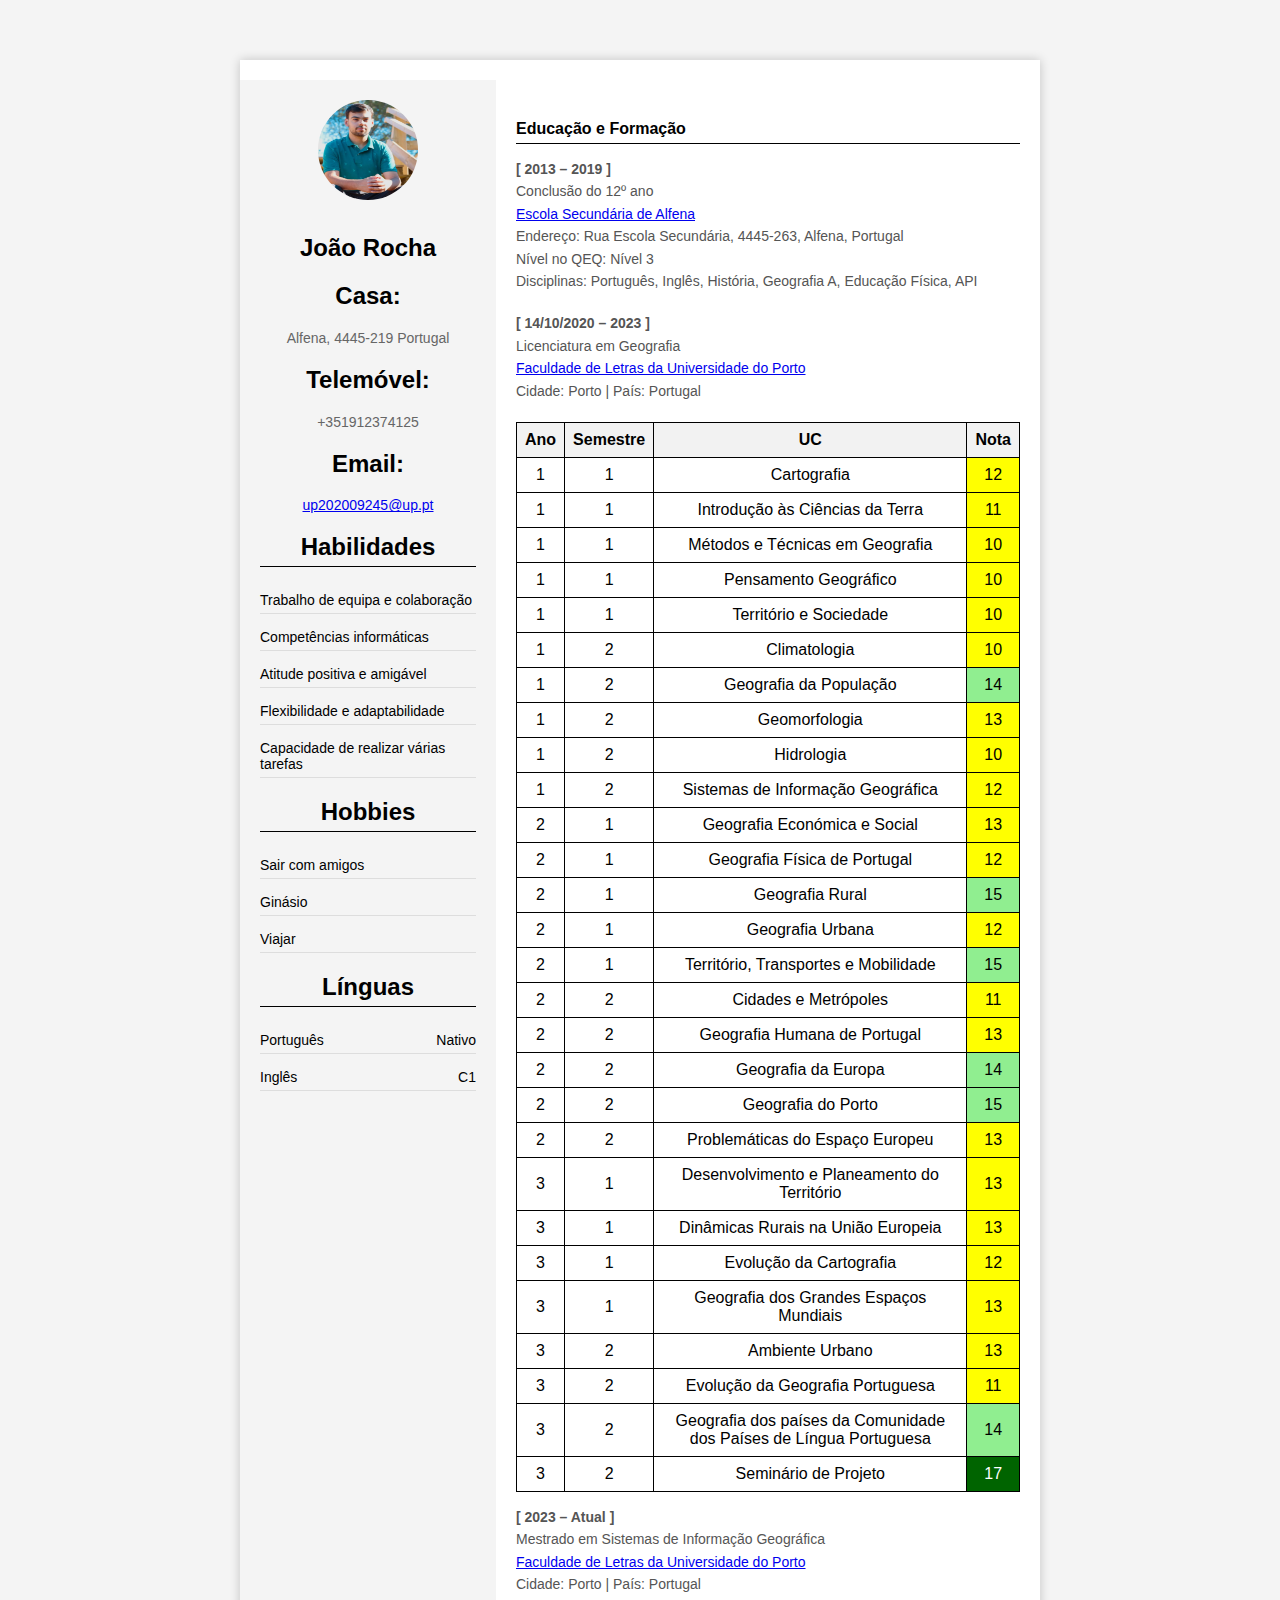
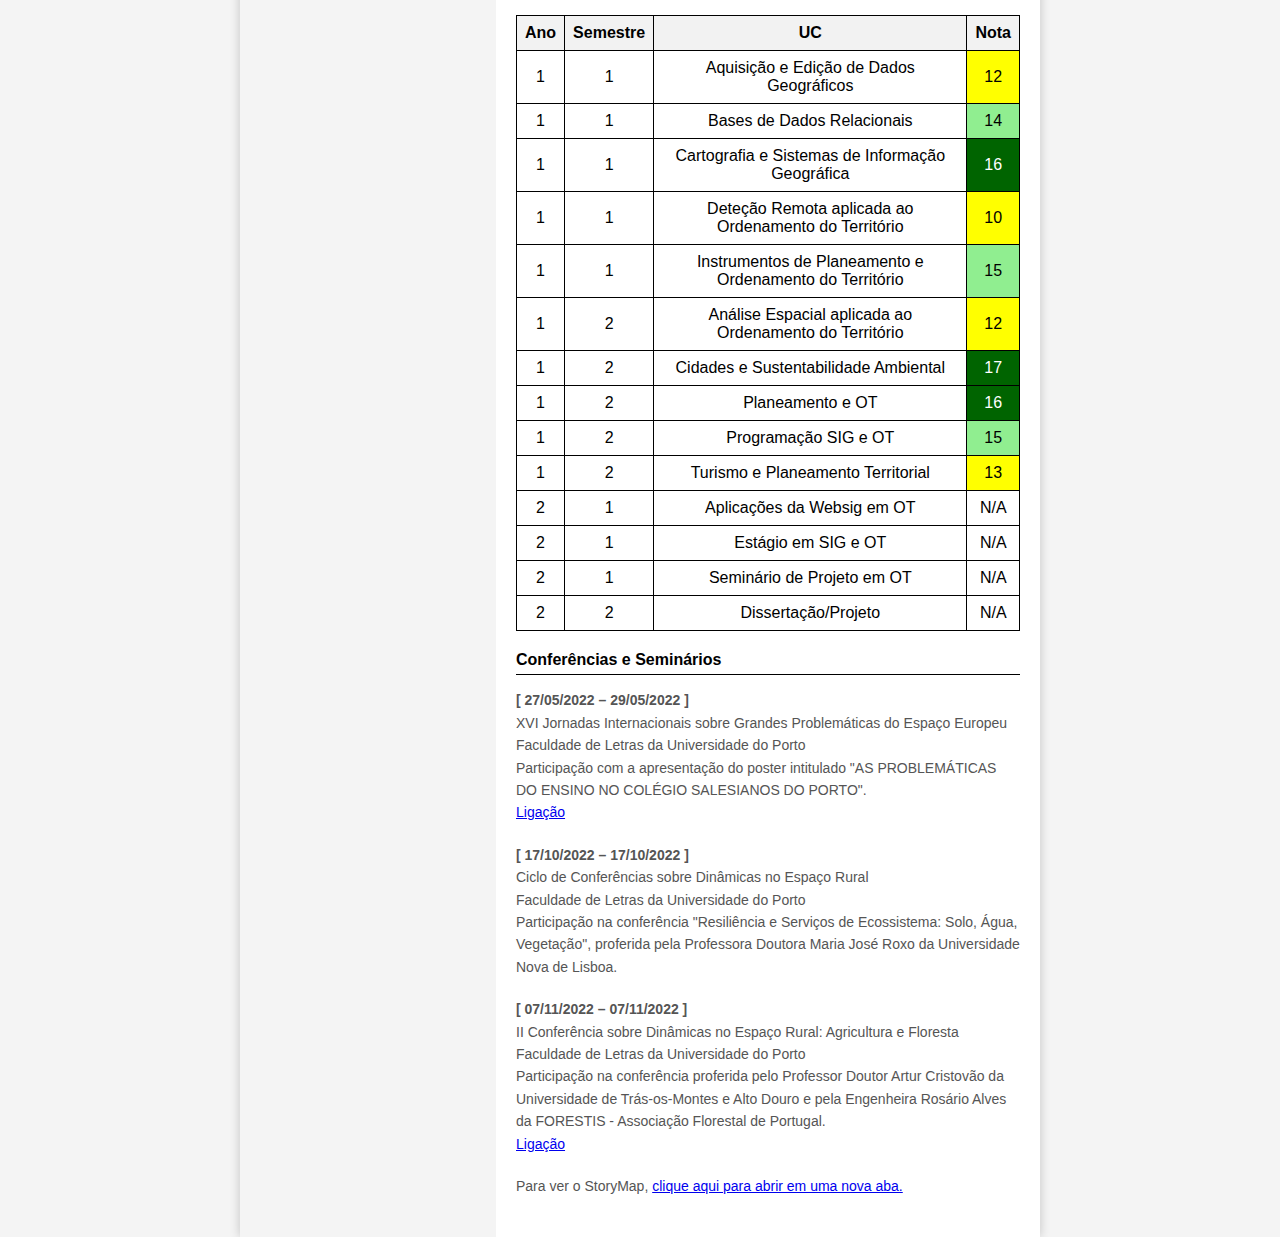
<file: index.html>
<!DOCTYPE html>
<html lang="pt">
<head>
    <meta charset="UTF-8">
    <meta name="viewport" content="width=device-width, initial-scale=1.0">
    <title>Index</title>
    <link rel="stylesheet" href="estilos.css">
</head>
<body>
    <div class="resume-container">
        <div class="left-column">
            <img src="IDK.jpg" alt="Foto de João Rocha">
            <h1>João Rocha</h1>
            <div>
                <h2>Casa:</h2>
                <p>Alfena, 4445-219 Portugal</p>
            </div>
            <div>
                <h2>Telemóvel:</h2>
                <p>+351912374125</p>
            </div>
            <div>
                <h2>Email:</h2>
                <p><a href="mailto:up202009245@up.pt">up202009245@up.pt</a></p>
            </div>
    
            <h2 class="section-title">Habilidades</h2>
            <ul class="habilidades-list">
                <li>Trabalho de equipa e colaboração</li>
                <li>Competências informáticas</li>
                <li>Atitude positiva e amigável</li>
                <li>Flexibilidade e adaptabilidade</li>
                <li>Capacidade de realizar várias tarefas</li>
            </ul>
    
            <h2 class="section-title">Hobbies</h2>
            <ul class="hobbies-list">
                <li>Sair com amigos</li>
                <li>Ginásio</li>
                <li>Viajar</li>
            </ul>
    
            <h2 class="section-title">Línguas</h2>
            <ul class="linguas-list">
                <li>Português <span>Nativo</span></li>
                <li>Inglês <span>C1</span></li>
            </ul>
        </div>
    
        <div class="right-column">
            <h2 class="section-title">Educação e Formação</h2>
            <p><strong>[ 2013 – 2019 ]</strong><br>
                Conclusão do 12º ano<br>
                <a href="http://site.age-alfena.net/" target="_blank">Escola Secundária de Alfena</a><br>
                Endereço: Rua Escola Secundária, 4445-263, Alfena, Portugal<br>
                Nível no QEQ: Nível 3<br>
                Disciplinas: Português, Inglês, História, Geografia A, Educação Física, API
            </p>
    
            <p><strong>[ 14/10/2020 – 2023 ]</strong><br>
                Licenciatura em Geografia<br>
                <a href="https://sigarra.up.pt/flup/pt/cur_geral.cur_view?pv_curso_id=341&pv_origem=CUR&pv_ano_lectivo=2022" target="_blank">Faculdade de Letras da Universidade do Porto</a><br>
                Cidade: Porto | País: Portugal
            </p>
            <table>
                <tr>
                    <th>Ano</th>
                    <th>Semestre</th>
                    <th>UC</th>
                    <th>Nota</th>
                </tr>
                <tr>
                    <td>1</td>
                    <td>1</td>
                    <td>Cartografia</td>
                    <td class="satisfaz">12</td>
                </tr>
                <tr>
                    <td>1</td>
                    <td>1</td>
                    <td>Introdução às Ciências da Terra</td>
                    <td class="satisfaz">11</td>
                </tr>
                <tr>
                    <td>1</td>
                    <td>1</td>
                    <td>Métodos e Técnicas em Geografia</td>
                    <td class="satisfaz">10</td>
                </tr>
                <tr>
                    <td>1</td>
                    <td>1</td>
                    <td>Pensamento Geográfico</td>
                    <td class="satisfaz">10</td>
                </tr>
                <tr>
                    <td>1</td>
                    <td>1</td>
                    <td>Território e Sociedade</td>
                    <td class="satisfaz">10</td>
                </tr>
                <tr>
                    <td>1</td>
                    <td>2</td>
                    <td>Climatologia</td>
                    <td class="satisfaz">10</td>
                </tr>
                <tr>
                    <td>1</td>
                    <td>2</td>
                    <td>Geografia da População</td>
                    <td class="bom">14</td>
                </tr>
                <tr>
                    <td>1</td>
                    <td>2</td>
                    <td>Geomorfologia</td>
                    <td class="satisfaz">13</td>
                </tr>
                <tr>
                    <td>1</td>
                    <td>2</td>
                    <td>Hidrologia</td>
                    <td class="satisfaz">10</td>
                </tr>
                <tr>
                    <td>1</td>
                    <td>2</td>
                    <td>Sistemas de Informação Geográfica</td>
                    <td class="satisfaz">12</td>
                </tr>
                <tr>
                    <td>2</td>
                    <td>1</td>
                    <td>Geografia Económica e Social</td>
                    <td class="satisfaz">13</td>
                </tr>
                <tr>
                    <td>2</td>
                    <td>1</td>
                    <td>Geografia Física de Portugal</td>
                    <td class="satisfaz">12</td>
                </tr>
                <tr>
                    <td>2</td>
                    <td>1</td>
                    <td>Geografia Rural</td>
                    <td class="bom">15</td>
                </tr>
                <tr>
                    <td>2</td>
                    <td>1</td>
                    <td>Geografia Urbana</td>
                    <td class="satisfaz">12</td>
                </tr>
                <tr>
                    <td>2</td>
                    <td>1</td>
                    <td>Território, Transportes e Mobilidade</td>
                    <td class="bom">15</td>
                </tr>
                <tr>
                    <td>2</td>
                    <td>2</td>
                    <td>Cidades e Metrópoles</td>
                    <td class="satisfaz">11</td>
                </tr>
                <tr>
                    <td>2</td>
                    <td>2</td>
                    <td>Geografia Humana de Portugal</td>
                    <td class="satisfaz">13</td>
                </tr>
                <tr>
                    <td>2</td>
                    <td>2</td>
                    <td>Geografia da Europa</td>
                    <td class="bom">14</td>
                </tr>
                <tr>
                    <td>2</td>
                    <td>2</td>
                    <td>Geografia do Porto</td>
                    <td class="bom">15</td>
                </tr>
                <tr>
                    <td>2</td>
                    <td>2</td>
                    <td>Problemáticas do Espaço Europeu</td>
                    <td class="satisfaz">13</td>
                </tr>
                <tr>
                    <td>3</td>
                    <td>1</td>
                    <td>Desenvolvimento e Planeamento do Território</td>
                    <td class="satisfaz">13</td>
                </tr>
                <tr>
                    <td>3</td>
                    <td>1</td>
                    <td>Dinâmicas Rurais na União Europeia</td>
                    <td class="satisfaz">13</td>
                </tr>
                <tr>
                    <td>3</td>
                    <td>1</td>
                    <td>Evolução da Cartografia</td>
                    <td class="satisfaz">12</td>
                </tr>
                <tr>
                    <td>3</td>
                    <td>1</td>
                    <td>Geografia dos Grandes Espaços Mundiais</td>
                    <td class="satisfaz">13</td>
                </tr>
                <tr>
                    <td>3</td>
                    <td>2</td>
                    <td>Ambiente Urbano</td>
                    <td class="satisfaz">13</td>
                </tr>
                <tr>
                    <td>3</td>
                    <td>2</td>
                    <td>Evolução da Geografia Portuguesa</td>
                    <td class="satisfaz">11</td>
                </tr>
                <tr>
                    <td>3</td>
                    <td>2</td>
                    <td>Geografia dos países da Comunidade dos Países de Língua Portuguesa</td>
                    <td class="bom">14</td>
                </tr>
                <tr>
                    <td>3</td>
                    <td>2</td>
                    <td>Seminário de Projeto</td>
                    <td class="muito-bom">17</td>
                </tr>
            </table>
 
            <p><strong>[ 2023 – Atual ]</strong><br>
                Mestrado em Sistemas de Informação Geográfica<br>
                <a href="https://sigarra.up.pt/flup/pt/cur_geral.cur_view?pv_curso_id=461&pv_ano_lectivo=2024" target="_blank">Faculdade de Letras da Universidade do Porto</a><br>
                Cidade: Porto | País: Portugal
            </p>
            <table>
                <tr>
                    <th>Ano</th>
                    <th>Semestre</th>
                    <th>UC</th>
                    <th>Nota</th>
                </tr>
                <tr>
                    <td>1</td>
                    <td>1</td>
                    <td>Aquisição e Edição de Dados Geográficos</td>
                    <td class="satisfaz">12</td>
                </tr>
                <tr>
                    <td>1</td>
                    <td>1</td>
                    <td>Bases de Dados Relacionais</td>
                    <td class="bom">14</td>
                </tr>
                <tr>
                    <td>1</td>
                    <td>1</td>
                    <td>Cartografia e Sistemas de Informação Geográfica</td>
                    <td class="muito-bom">16</td>
                </tr>
                <tr>
                    <td>1</td>
                    <td>1</td>
                    <td>Deteção Remota aplicada ao Ordenamento do Território</td>
                    <td class="satisfaz">10</td>
                </tr>
                <tr>
                    <td>1</td>
                    <td>1</td>
                    <td>Instrumentos de Planeamento e Ordenamento do Território</td>
                    <td class="bom">15</td>
                </tr>
                <tr>
                    <td>1</td>
                    <td>2</td>
                    <td>Análise Espacial aplicada ao Ordenamento do Território</td>
                    <td class="satisfaz">12</td>
                </tr>
                <tr>
                    <td>1</td>
                    <td>2</td>
                    <td>Cidades e Sustentabilidade Ambiental</td>
                    <td class="muito-bom">17</td>
                </tr>
                <tr>
                    <td>1</td>
                    <td>2</td>
                    <td>Planeamento e OT</td>
                    <td class="muito-bom">16</td>
                </tr>
                <tr>
                    <td>1</td>
                    <td>2</td>
                    <td>Programação SIG e OT</td>
                    <td class="bom">15</td>
                </tr>
                <tr>
                    <td>1</td>
                    <td>2</td>
                    <td>Turismo e Planeamento Territorial</td>
                    <td class="satisfaz">13</td>
                </tr>
                <tr>
                    <td>2</td>
                    <td>1</td>
                    <td>Aplicações da Websig em OT</td>
                    <td>N/A</td>
                </tr>
                <tr>
                    <td>2</td>
                    <td>1</td>
                    <td>Estágio em SIG e OT</td>
                    <td>N/A</td>
                </tr>
                <tr>
                    <td>2</td>
                    <td>1</td>
                    <td>Seminário de Projeto em OT</td>
                    <td>N/A</td>
                </tr>
                <tr>
                    <td>2</td>
                    <td>2</td>
                    <td>Dissertação/Projeto</td>
                    <td>N/A</td>
                </tr>
            </table>
            
            <h2 class="section-title">Conferências e Seminários</h2>
            <p><strong>[ 27/05/2022 – 29/05/2022 ]</strong><br>
                XVI Jornadas Internacionais sobre Grandes Problemáticas do Espaço Europeu<br>
                Faculdade de Letras da Universidade do Porto<br>
                Participação com a apresentação do poster intitulado "AS PROBLEMÁTICAS DO ENSINO NO COLÉGIO SALESIANOS DO PORTO".<br>
                <a href="https://sigarra.up.pt/flup/pt/noticias_geral.ver_noticia?p_nr=136503" target="_blank">Ligação</a>
            </p>
    
            <p><strong>[ 17/10/2022 – 17/10/2022 ]</strong><br>
                Ciclo de Conferências sobre Dinâmicas no Espaço Rural<br>
                Faculdade de Letras da Universidade do Porto<br>
                Participação na conferência "Resiliência e Serviços de Ecossistema: Solo, Água, Vegetação", proferida pela Professora Doutora Maria José Roxo da Universidade Nova de Lisboa.
            </p>
    
            <p><strong>[ 07/11/2022 – 07/11/2022 ]</strong><br>
                II Conferência sobre Dinâmicas no Espaço Rural: Agricultura e Floresta<br>
                Faculdade de Letras da Universidade do Porto<br>
                Participação na conferência proferida pelo Professor Doutor Artur Cristovão da Universidade de Trás-os-Montes e Alto Douro e pela Engenheira Rosário Alves da FORESTIS - Associação Florestal de Portugal.<br>
                <a href="https://sigarra.up.pt/flup/pt/noticias_geral.ver_noticia?p_nr=148545" target="_blank">Ligação</a>
            </p>
            <p>
                Para ver o StoryMap, <a href="https://storymaps.arcgis.com/stories/7899b63edfb346d18fcfbb988d566638" target="_blank">clique aqui para abrir em uma nova aba.</a>
            </p>
    </div>
</body>
</html>
</file>
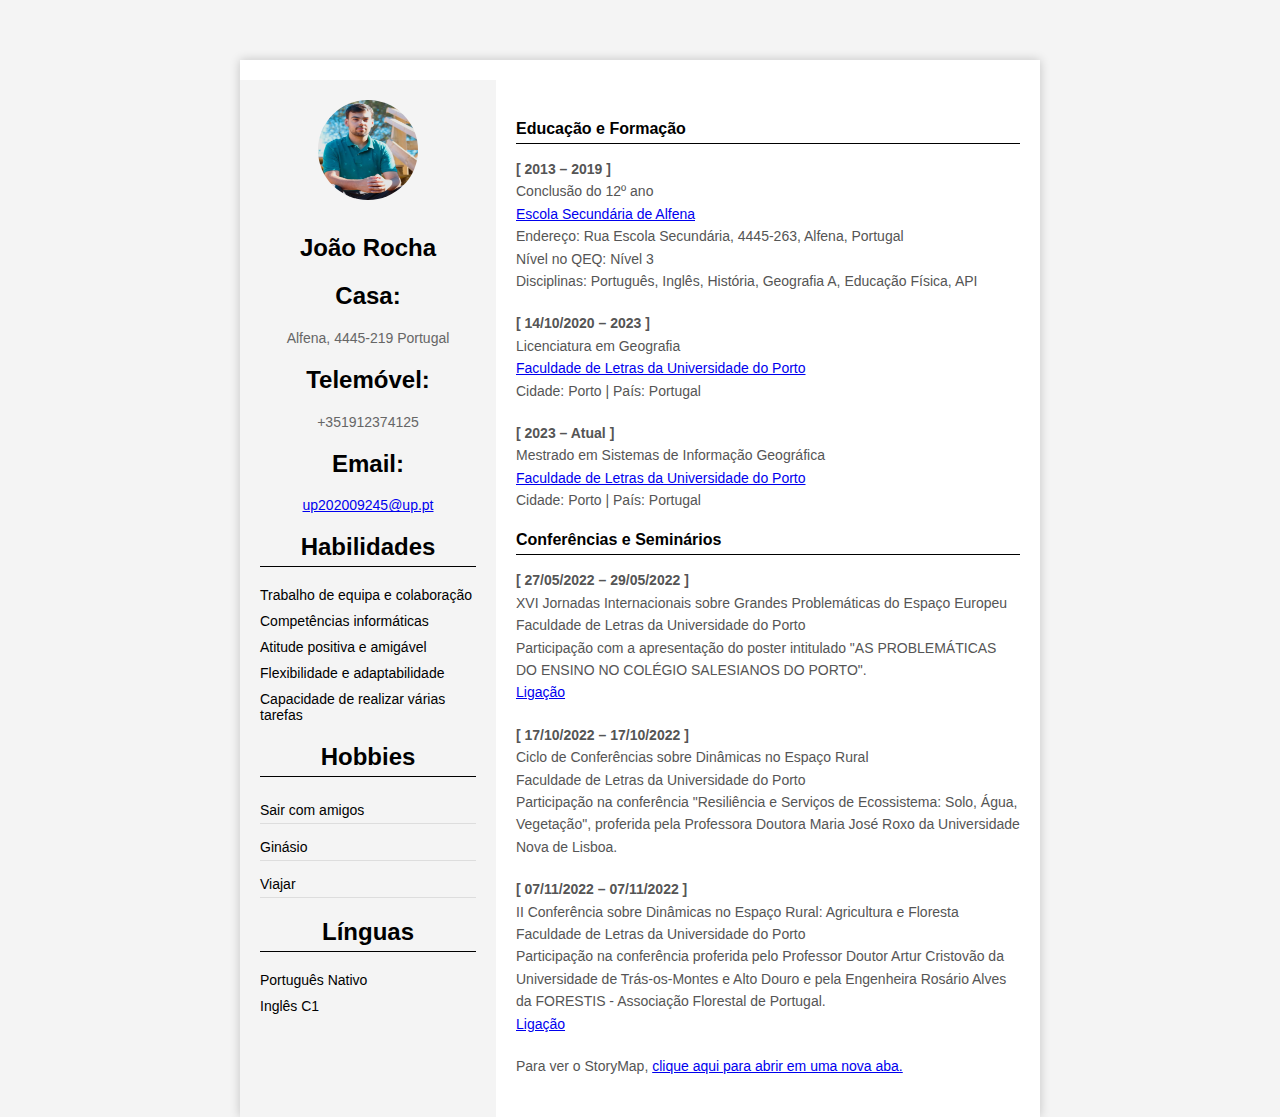
<file: CV_JoãoRocha.html>
<!DOCTYPE html>
<html lang="pt">
<head>
    <meta charset="UTF-8">
    <meta name="viewport" content="width=device-width, initial-scale=1.0">
    <title>Index</title>
    <link rel="stylesheet" href="estilos.css">
</head>
<body>
    <div class="resume-container">
        <div class="left-column">
            <img src="IDK.jpg" alt="Foto de João Rocha">
            <h1>João Rocha</h1>
            <div>
                <h2>Casa:</h2>
                <p>Alfena, 4445-219 Portugal</p>
            </div>
            <div>
                <h2>Telemóvel:</h2>
                <p>+351912374125</p>
            </div>
            <div>
                <h2>Email:</h2>
                <p><a href="mailto:up202009245@up.pt">up202009245@up.pt</a></p>
            </div>
    
            <h2 class="section-title">Habilidades</h2>
            <ul class="skill-list">
                <li>Trabalho de equipa e colaboração</li>
                <li>Competências informáticas</li>
                <li>Atitude positiva e amigável</li>
                <li>Flexibilidade e adaptabilidade</li>
                <li>Capacidade de realizar várias tarefas</li>
            </ul>
    
            <h2 class="section-title">Hobbies</h2>
            <ul class="hobbies-list">
                <li>Sair com amigos</li>
                <li>Ginásio</li>
                <li>Viajar</li>
            </ul>
    
            <h2 class="section-title">Línguas</h2>
            <ul class="languages-list">
                <li>Português <span>Nativo</span></li>
                <li>Inglês <span>C1</span></li>
            </ul>
        </div>
    
        <div class="right-column">
            <h2 class="section-title">Educação e Formação</h2>
            <p><strong>[ 2013 – 2019 ]</strong><br>
                Conclusão do 12º ano<br>
                <a href="http://site.age-alfena.net/" target="_blank">Escola Secundária de Alfena</a><br>
                Endereço: Rua Escola Secundária, 4445-263, Alfena, Portugal<br>
                Nível no QEQ: Nível 3<br>
                Disciplinas: Português, Inglês, História, Geografia A, Educação Física, API
            </p>
    
            <p><strong>[ 14/10/2020 – 2023 ]</strong><br>
                Licenciatura em Geografia<br>
                <a href="https://sigarra.up.pt/flup/pt/cur_geral.cur_view?pv_curso_id=341&pv_origem=CUR&pv_ano_lectivo=2022" target="_blank">Faculdade de Letras da Universidade do Porto</a><br>
                Cidade: Porto | País: Portugal
            </p>
    
            <p><strong>[ 2023 – Atual ]</strong><br>
                Mestrado em Sistemas de Informação Geográfica<br>
                <a href="https://sigarra.up.pt/flup/pt/cur_geral.cur_view?pv_curso_id=461&pv_ano_lectivo=2024" target="_blank">Faculdade de Letras da Universidade do Porto</a><br>
                Cidade: Porto | País: Portugal
            </p>
    
            <h2 class="section-title">Conferências e Seminários</h2>
            <p><strong>[ 27/05/2022 – 29/05/2022 ]</strong><br>
                XVI Jornadas Internacionais sobre Grandes Problemáticas do Espaço Europeu<br>
                Faculdade de Letras da Universidade do Porto<br>
                Participação com a apresentação do poster intitulado "AS PROBLEMÁTICAS DO ENSINO NO COLÉGIO SALESIANOS DO PORTO".<br>
                <a href="https://sigarra.up.pt/flup/pt/noticias_geral.ver_noticia?p_nr=136503" target="_blank">Ligação</a>
            </p>
    
            <p><strong>[ 17/10/2022 – 17/10/2022 ]</strong><br>
                Ciclo de Conferências sobre Dinâmicas no Espaço Rural<br>
                Faculdade de Letras da Universidade do Porto<br>
                Participação na conferência "Resiliência e Serviços de Ecossistema: Solo, Água, Vegetação", proferida pela Professora Doutora Maria José Roxo da Universidade Nova de Lisboa.
            </p>
    
            <p><strong>[ 07/11/2022 – 07/11/2022 ]</strong><br>
                II Conferência sobre Dinâmicas no Espaço Rural: Agricultura e Floresta<br>
                Faculdade de Letras da Universidade do Porto<br>
                Participação na conferência proferida pelo Professor Doutor Artur Cristovão da Universidade de Trás-os-Montes e Alto Douro e pela Engenheira Rosário Alves da FORESTIS - Associação Florestal de Portugal.<br>
                <a href="https://sigarra.up.pt/flup/pt/noticias_geral.ver_noticia?p_nr=148545" target="_blank">Ligação</a>
            </p>
            <p>
                Para ver o StoryMap, <a href="https://storymaps.arcgis.com/stories/7899b63edfb346d18fcfbb988d566638" target="_blank">clique aqui para abrir em uma nova aba.</a>
            </p>
    </div>
</body>
</html>
</file>
<file: estilos.css>
body {
    font-family: Arial, sans-serif;
    background-color: #f4f4f4;
    display: flex;
    justify-content: center;
    align-items: flex-start;
    height: 100vh;
    margin: 0;
    padding-top: 20px; 
}

.resume-container {
    display: flex;
    width: 800px;
    background-color: #fff;
    box-shadow: 0px 0px 10px rgba(0, 0, 0, 0.2);
    padding-top: 20px; 
    margin-top: 40px;
}
.left-column {
    background-color: #f4f4f4;
    width: 30%;
    padding: 20px;
    text-align: center;
}

.left-column img {
    border-radius: 50%;
    width: 100px;
    height: 100px;
    margin-bottom: 20px;
}

.left-column h1 {
    font-size: 24px;
    margin: 10px 0;
}

.left-column p {
    font-size: 14px;
    color: #666;
    margin: 5px 0;
}

.section-title {
    font-weight: bold;
    margin-top: 20px;
    border-bottom: 1px solid #000;
    padding-bottom: 5px;
}

.left-column ul {
    list-style-type: none;
    padding: 0;
    font-size: 14px;
    text-align: left;
}

.left-column ul li {
    margin-bottom: 10px;
}

.right-column {
    width: 70%;
    padding: 20px;
}

.right-column h2 {
    font-size: 18px;
    margin-bottom: 10px;
    color: #333;
}

.right-column p {
    font-size: 14px;
    color: #555;
    margin-bottom: 20px;
    line-height: 1.6;
}

.right-column .section-title {
    font-size: 16px;
    color: #000;
    margin-bottom: 10px;
    border-bottom: 1px solid #000;
    padding-bottom: 5px;
}

.habilidades-list, .hobbies-list, .linguas-list {
    list-style-type: none;
    padding: 0;
}

.habilidades-list li, .hobbies-list li, .linguas-list li {
    display: flex;
    justify-content: space-between;
    padding: 5px 0;
    border-bottom: 1px solid #ddd;
    font-size: 14px;
}
table {
    width: 100%;
    border-collapse: collapse;
}
th, td {
    border: 1px solid #000;
    padding: 8px;
    text-align: center; 
}
th {
    background-color: #f2f2f2;
}
td.satisfaz {
    background-color: yellow; 
}
td.bom {
    background-color: lightgreen; 
}
td.muito-bom {
    background-color: darkgreen; 
    color: white; 
}
</file>
